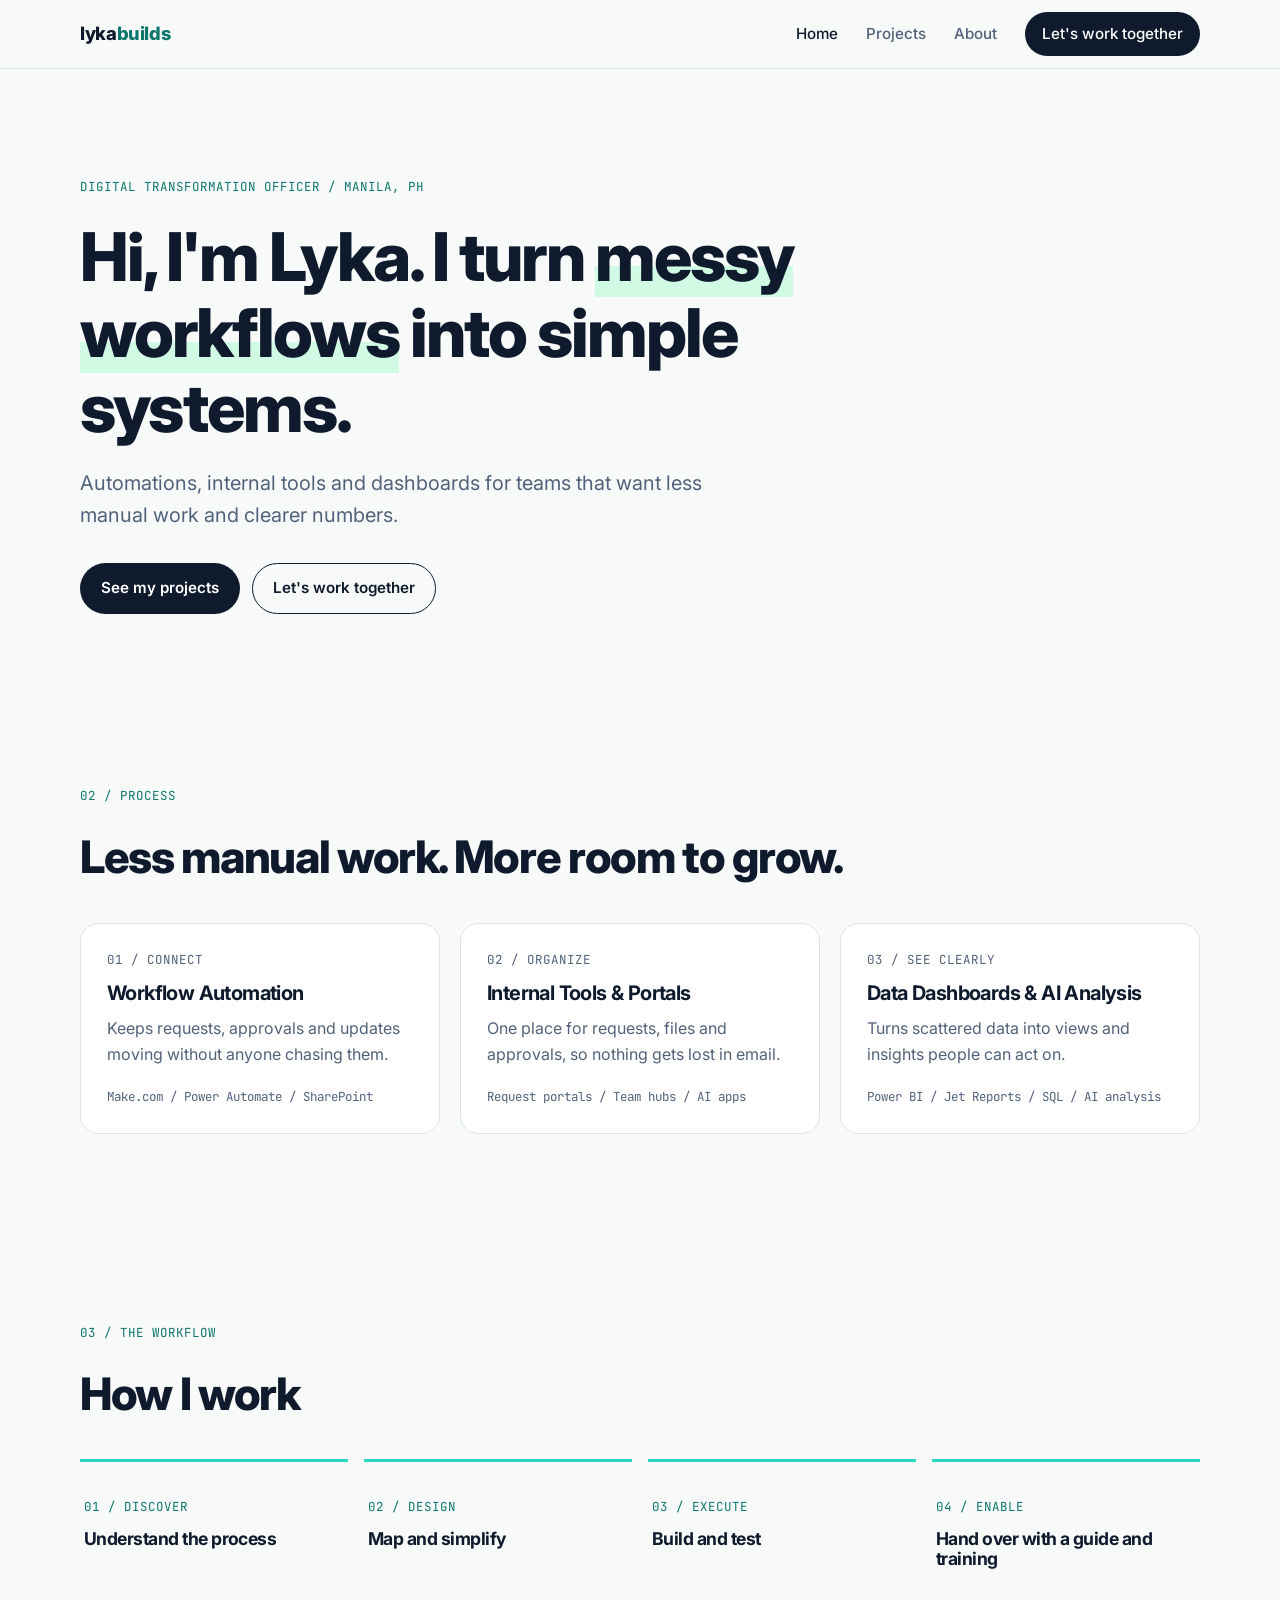
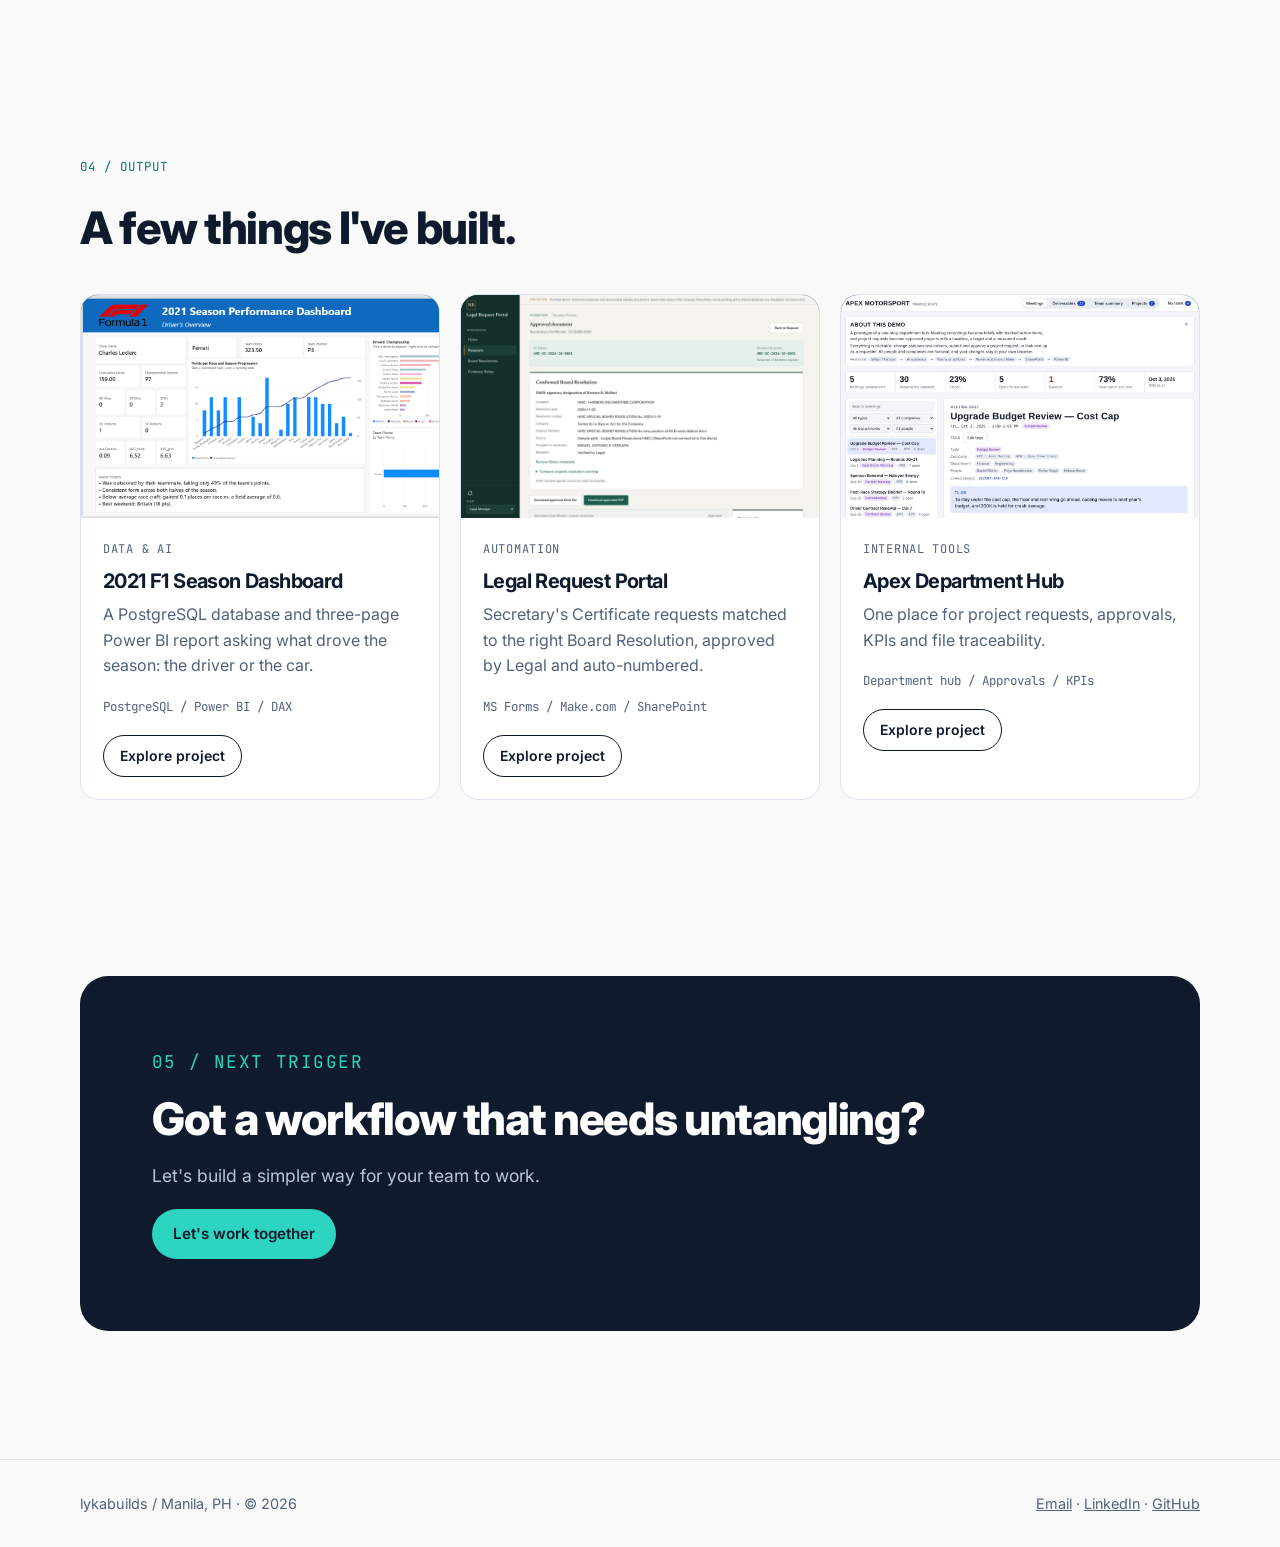
<file: index.html>
<!doctype html>
<html lang="en">
<head>
  <meta charset="utf-8">
  <meta name="viewport" content="width=device-width, initial-scale=1">
  <title>Lyka Ganotisi | lykabuilds — Automation & Internal Tools</title>
  <meta name="description" content="Lyka Ganotisi is a Digital Transformation Officer in Manila who builds workflow automations, internal tools, dashboards and AI-powered apps for small and mid-sized businesses.">
  <link rel="preconnect" href="https://fonts.googleapis.com">
  <link rel="preconnect" href="https://fonts.gstatic.com" crossorigin>
  <link href="https://fonts.googleapis.com/css2?family=Inter:wght@400;500;600;700;800&family=JetBrains+Mono:wght@500&display=swap" rel="stylesheet">
  <link rel="stylesheet" href="styles.css">
  <!-- Google Analytics 4: replace G-M146N4XSVK with your Measurement ID -->
  <script async src="https://www.googletagmanager.com/gtag/js?id=G-M146N4XSVK"></script>
  <script>window.dataLayer=window.dataLayer||[];function gtag(){dataLayer.push(arguments);}gtag('js',new Date());gtag('config','G-M146N4XSVK');</script>
</head>
<body>
  <header class="site-header">
    <nav class="nav wrap">
      <a class="logo" href="index.html">lyka<span>builds</span></a>
      <button class="menu-toggle" aria-expanded="false" aria-label="Open menu">Menu</button>
      <div class="nav-links">
        <a href="index.html" aria-current="page">Home</a>
        <a href="projects.html">Projects</a>
        <a href="about.html">About</a>
        <a class="btn btn-primary btn-small" href="about.html#contact">Let's work together</a>
      </div>
    </nav>
  </header>

  <main>
    <section class="hero">
      <div class="wrap">
        <p class="label eyebrow">Digital Transformation Officer / Manila, PH</p>
        <h1>Hi, I'm Lyka. I turn <span class="highlight">messy workflows</span> into simple systems.</h1>
        <p class="lead">Automations, internal tools and dashboards for teams that want less manual work and clearer numbers.</p>
        <div class="btn-row">
          <a class="btn btn-primary" href="projects.html">See my projects</a>
          <a class="btn btn-ghost" href="about.html#contact">Let's work together</a>
        </div>
      </div>
    </section>

    <section>
      <div class="wrap">
        <div class="section-head">
          <p class="label">02 / Process</p>
          <h2>Less manual work. More room to grow.</h2>
        </div>
        <div class="grid-3">
          <article class="card">
            <p class="label">01 / Connect</p>
            <h3>Workflow Automation</h3>
            <p>Keeps requests, approvals and updates moving without anyone chasing them.</p>
            <p class="tools">Make.com / Power Automate / SharePoint</p>
          </article>
          <article class="card">
            <p class="label">02 / Organize</p>
            <h3>Internal Tools &amp; Portals</h3>
            <p>One place for requests, files and approvals, so nothing gets lost in email.</p>
            <p class="tools">Request portals / Team hubs / AI apps</p>
          </article>
          <article class="card">
            <p class="label">03 / See clearly</p>
            <h3>Data Dashboards &amp; AI Analysis</h3>
            <p>Turns scattered data into views and insights people can act on.</p>
            <p class="tools">Power BI / Jet Reports / SQL / AI analysis</p>
          </article>
        </div>
      </div>
    </section>

    <section>
      <div class="wrap">
        <div class="section-head">
          <p class="label">03 / The workflow</p>
          <h2>How I work</h2>
        </div>
        <div class="grid-4">
          <div class="step"><p class="label">01 / Discover</p><h3>Understand the process</h3></div>
          <div class="step"><p class="label">02 / Design</p><h3>Map and simplify</h3></div>
          <div class="step"><p class="label">03 / Execute</p><h3>Build and test</h3></div>
          <div class="step"><p class="label">04 / Enable</p><h3>Hand over with a guide and training</h3></div>
        </div>
      </div>
    </section>

    <section>
      <div class="wrap">
        <div class="section-head">
          <p class="label">04 / Output</p>
          <h2>A few things I've built.</h2>
        </div>
        <div class="grid-3">
          <article class="project">
            <div class="preview"><img src="assets/f1/01-season-overview.png" alt="2021 F1 dashboard season overview page"></div>
            <div class="project-body">
              <p class="cat">Data &amp; AI</p>
              <h3>2021 F1 Season Dashboard</h3>
              <p>A PostgreSQL database and three-page Power BI report asking what drove the season: the driver or the car.</p>
              <p class="tools">PostgreSQL / Power BI / DAX</p>
              <a class="btn btn-ghost btn-small" href="projects/f1-2021.html">Explore project</a>
            </div>
          </article>
          <article class="project">
            <div class="preview"><img src="assets/projects/northbridge-legal.jpg" alt="Northbridge Legal Request Portal showing an approved certificate with its SC number" loading="lazy"></div>
            <div class="project-body">
              <p class="cat">Automation</p>
              <h3>Legal Request Portal</h3>
              <p>Secretary's Certificate requests matched to the right Board Resolution, approved by Legal and auto-numbered.</p>
              <p class="tools">MS Forms / Make.com / SharePoint</p>
              <a class="btn btn-ghost btn-small" href="projects.html">Explore project</a>
            </div>
          </article>
          <article class="project">
            <div class="preview"><img src="assets/projects/apex-hub.jpg" alt="Apex Department Hub demo showing meeting briefs and tracked deliverables" loading="lazy"></div>
            <div class="project-body">
              <p class="cat">Internal Tools</p>
              <h3>Apex Department Hub</h3>
              <p>One place for project requests, approvals, KPIs and file traceability.</p>
              <p class="tools">Department hub / Approvals / KPIs</p>
              <a class="btn btn-ghost btn-small" href="projects.html">Explore project</a>
            </div>
          </article>
        </div>
      </div>
    </section>

    <section>
      <div class="wrap">
        <div class="cta">
          <p class="label">05 / Next trigger</p>
          <h2>Got a workflow that needs untangling?</h2>
          <p>Let's build a simpler way for your team to work.</p>
          <a class="btn btn-primary" href="about.html#contact">Let's work together</a>
        </div>
      </div>
    </section>
  </main>

  <footer class="site-footer">
    <div class="wrap footer-row">
      <span>lykabuilds / Manila, PH · © <span id="year"></span></span>
      <span><a href="mailto:lganotisi38@gmail.com">Email</a> · <a href="https://www.linkedin.com/in/lykaganotisi/" target="_blank" rel="noopener">LinkedIn</a> · <a href="https://github.com/lykabuilds">GitHub</a></span>
    </div>
  </footer>
  <script src="script.js"></script>
</body>
</html>
</file>
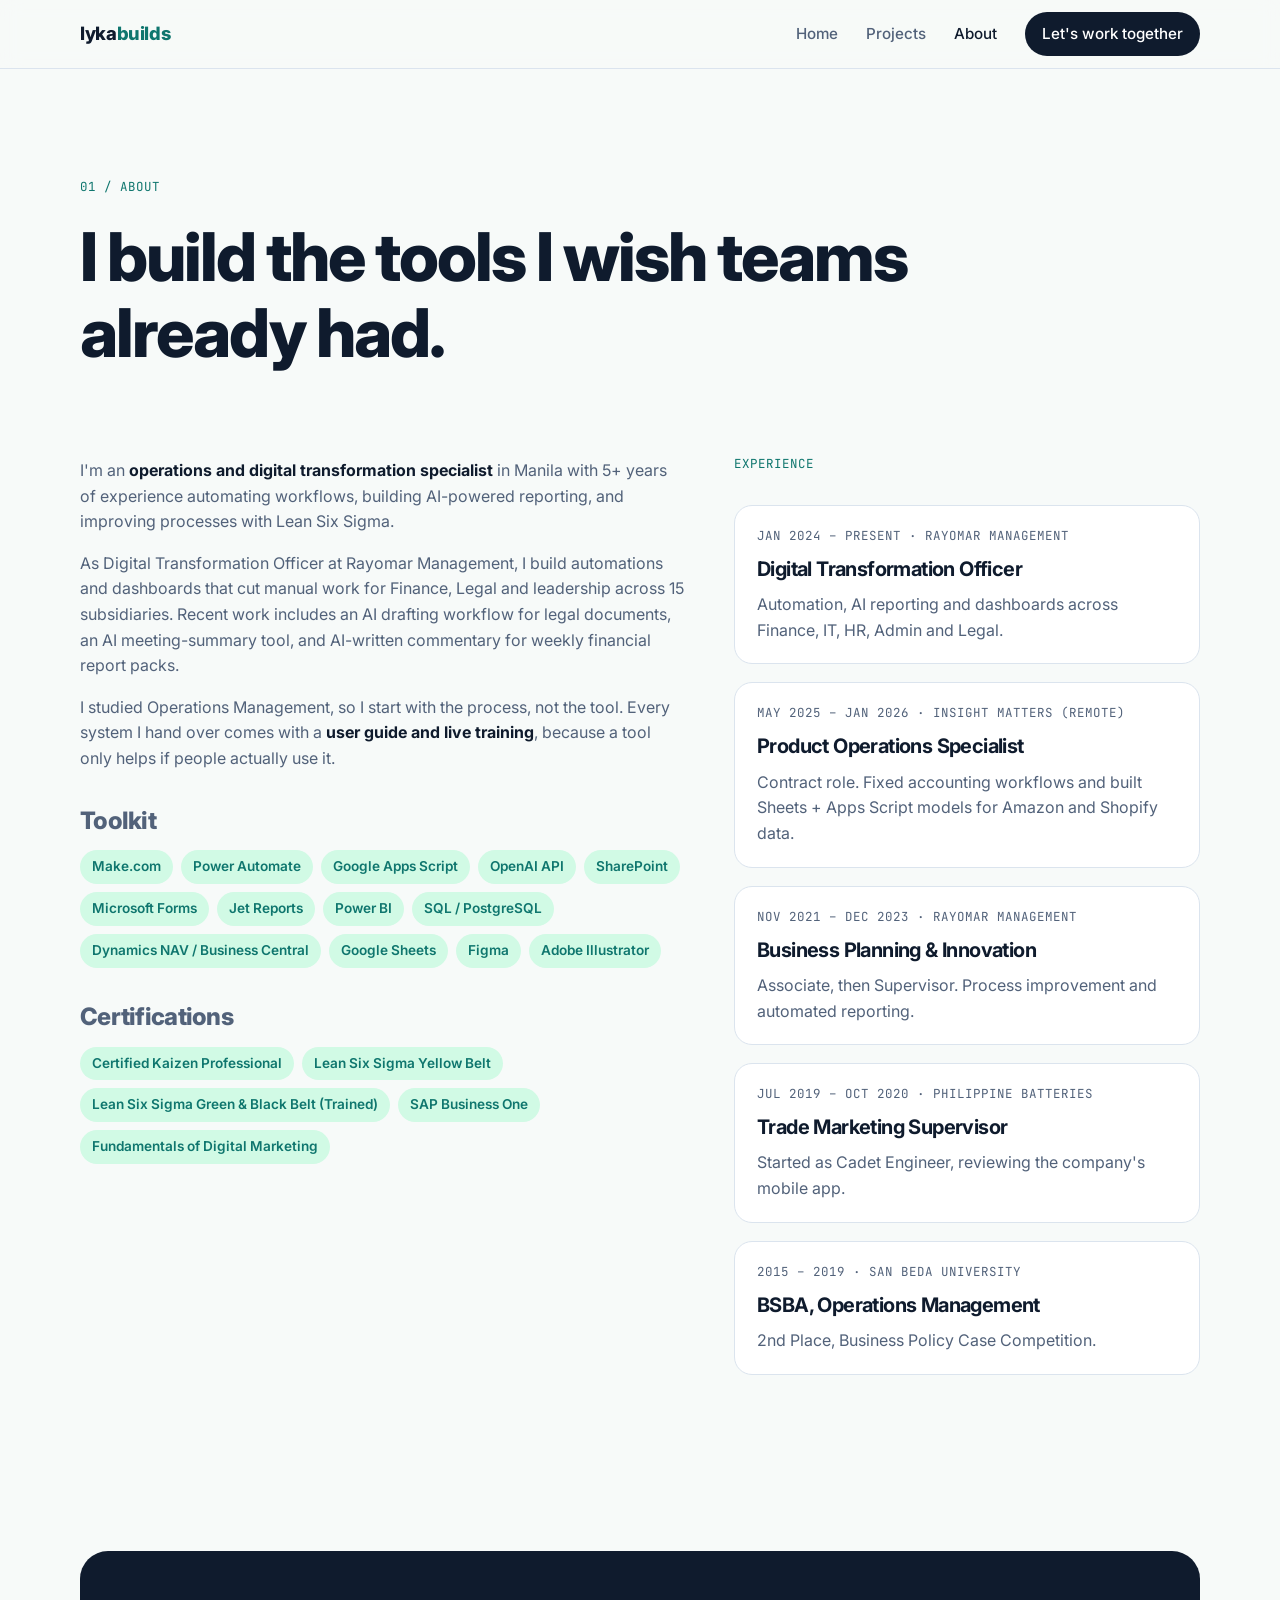
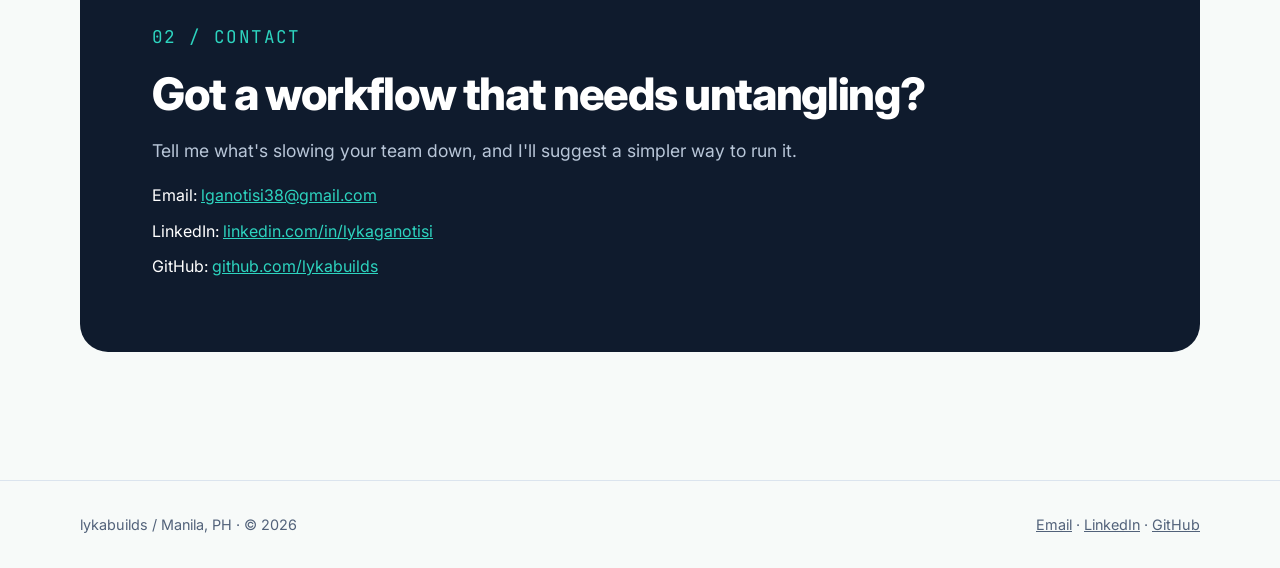
<file: about.html>
<!doctype html>
<html lang="en">
<head>
  <meta charset="utf-8">
  <meta name="viewport" content="width=device-width, initial-scale=1">
  <title>About | lykabuilds</title>
  <meta name="description" content="About Lyka Ganotisi, Digital Transformation Officer in Manila.">
  <link rel="preconnect" href="https://fonts.googleapis.com">
  <link rel="preconnect" href="https://fonts.gstatic.com" crossorigin>
  <link href="https://fonts.googleapis.com/css2?family=Inter:wght@400;500;600;700;800&family=JetBrains+Mono:wght@500&display=swap" rel="stylesheet">
  <link rel="stylesheet" href="styles.css">
  <!-- Google Analytics 4: replace G-M146N4XSVK with your Measurement ID -->
  <script async src="https://www.googletagmanager.com/gtag/js?id=G-M146N4XSVK"></script>
  <script>window.dataLayer=window.dataLayer||[];function gtag(){dataLayer.push(arguments);}gtag('js',new Date());gtag('config','G-M146N4XSVK');</script>
</head>
<body>
  <header class="site-header">
    <nav class="nav wrap">
      <a class="logo" href="index.html">lyka<span>builds</span></a>
      <button class="menu-toggle" aria-expanded="false" aria-label="Open menu">Menu</button>
      <div class="nav-links">
        <a href="index.html">Home</a>
        <a href="projects.html">Projects</a>
        <a href="about.html" aria-current="page">About</a>
        <a class="btn btn-primary btn-small" href="#contact">Let's work together</a>
      </div>
    </nav>
  </header>

  <main>
    <section class="hero">
      <div class="wrap">
        <p class="label eyebrow">01 / About</p>
        <h1>I build the tools I wish teams already had.</h1>
      </div>
    </section>

    <section style="padding-top:0">
      <div class="wrap about-grid">
        <div class="prose" style="max-width:none">
          <p>I'm an <strong>operations and digital transformation specialist</strong> in Manila with 5+ years of experience automating workflows, building AI-powered reporting, and improving processes with Lean Six Sigma.</p>
          <p>As Digital Transformation Officer at Rayomar Management, I build automations and dashboards that cut manual work for Finance, Legal and leadership across 15 subsidiaries. Recent work includes an AI drafting workflow for legal documents, an AI meeting-summary tool, and AI-written commentary for weekly financial report packs.</p>
          <p>I studied Operations Management, so I start with the process, not the tool. Every system I hand over comes with a <strong>user guide and live training</strong>, because a tool only helps if people actually use it.</p>

          <h2 style="font-size:1.5rem;margin:36px 0 16px">Toolkit</h2>
          <div class="chips">
            <span class="chip">Make.com</span><span class="chip">Power Automate</span><span class="chip">Google Apps Script</span>
            <span class="chip">OpenAI API</span><span class="chip">SharePoint</span><span class="chip">Microsoft Forms</span>
            <span class="chip">Jet Reports</span><span class="chip">Power BI</span><span class="chip">SQL / PostgreSQL</span>
            <span class="chip">Dynamics NAV / Business Central</span><span class="chip">Google Sheets</span>
            <span class="chip">Figma</span><span class="chip">Adobe Illustrator</span>
          </div>

          <h2 style="font-size:1.5rem;margin:36px 0 16px">Certifications</h2>
          <div class="chips">
            <span class="chip">Certified Kaizen Professional</span><span class="chip">Lean Six Sigma Yellow Belt</span>
            <span class="chip">Lean Six Sigma Green &amp; Black Belt (Trained)</span><span class="chip">SAP Business One</span>
            <span class="chip">Fundamentals of Digital Marketing</span>
          </div>
        </div>

        <div class="timeline">
          <p class="label">Experience</p>
          <div class="card">
            <p class="label">Jan 2024 – Present · Rayomar Management</p>
            <h3>Digital Transformation Officer</h3>
            <p>Automation, AI reporting and dashboards across Finance, IT, HR, Admin and Legal.</p>
          </div>
          <div class="card">
            <p class="label">May 2025 – Jan 2026 · Insight Matters (remote)</p>
            <h3>Product Operations Specialist</h3>
            <p>Contract role. Fixed accounting workflows and built Sheets + Apps Script models for Amazon and Shopify data.</p>
          </div>
          <div class="card">
            <p class="label">Nov 2021 – Dec 2023 · Rayomar Management</p>
            <h3>Business Planning &amp; Innovation</h3>
            <p>Associate, then Supervisor. Process improvement and automated reporting.</p>
          </div>
          <div class="card">
            <p class="label">Jul 2019 – Oct 2020 · Philippine Batteries</p>
            <h3>Trade Marketing Supervisor</h3>
            <p>Started as Cadet Engineer, reviewing the company's mobile app.</p>
          </div>
          <div class="card">
            <p class="label">2015 – 2019 · San Beda University</p>
            <h3>BSBA, Operations Management</h3>
            <p>2nd Place, Business Policy Case Competition.</p>
          </div>
        </div>
      </div>
    </section>

    <section id="contact">
      <div class="wrap">
        <div class="cta">
          <p class="label">02 / Contact</p>
          <h2>Got a workflow that needs untangling?</h2>
          <p>Tell me what's slowing your team down, and I'll suggest a simpler way to run it.</p>
          <ul class="contact-list">
            <li>Email: <a href="mailto:lganotisi38@gmail.com">lganotisi38@gmail.com</a></li>
            <li>LinkedIn: <a href="https://www.linkedin.com/in/lykaganotisi/" target="_blank" rel="noopener">linkedin.com/in/lykaganotisi</a></li>
            <li>GitHub: <a href="https://github.com/lykabuilds">github.com/lykabuilds</a></li>
          </ul>
        </div>
      </div>
    </section>
  </main>

  <footer class="site-footer">
    <div class="wrap footer-row">
      <span>lykabuilds / Manila, PH · © <span id="year"></span></span>
      <span><a href="mailto:lganotisi38@gmail.com">Email</a> · <a href="https://www.linkedin.com/in/lykaganotisi/" target="_blank" rel="noopener">LinkedIn</a> · <a href="https://github.com/lykabuilds">GitHub</a></span>
    </div>
  </footer>
  <script src="script.js"></script>
</body>
</html>
</file>
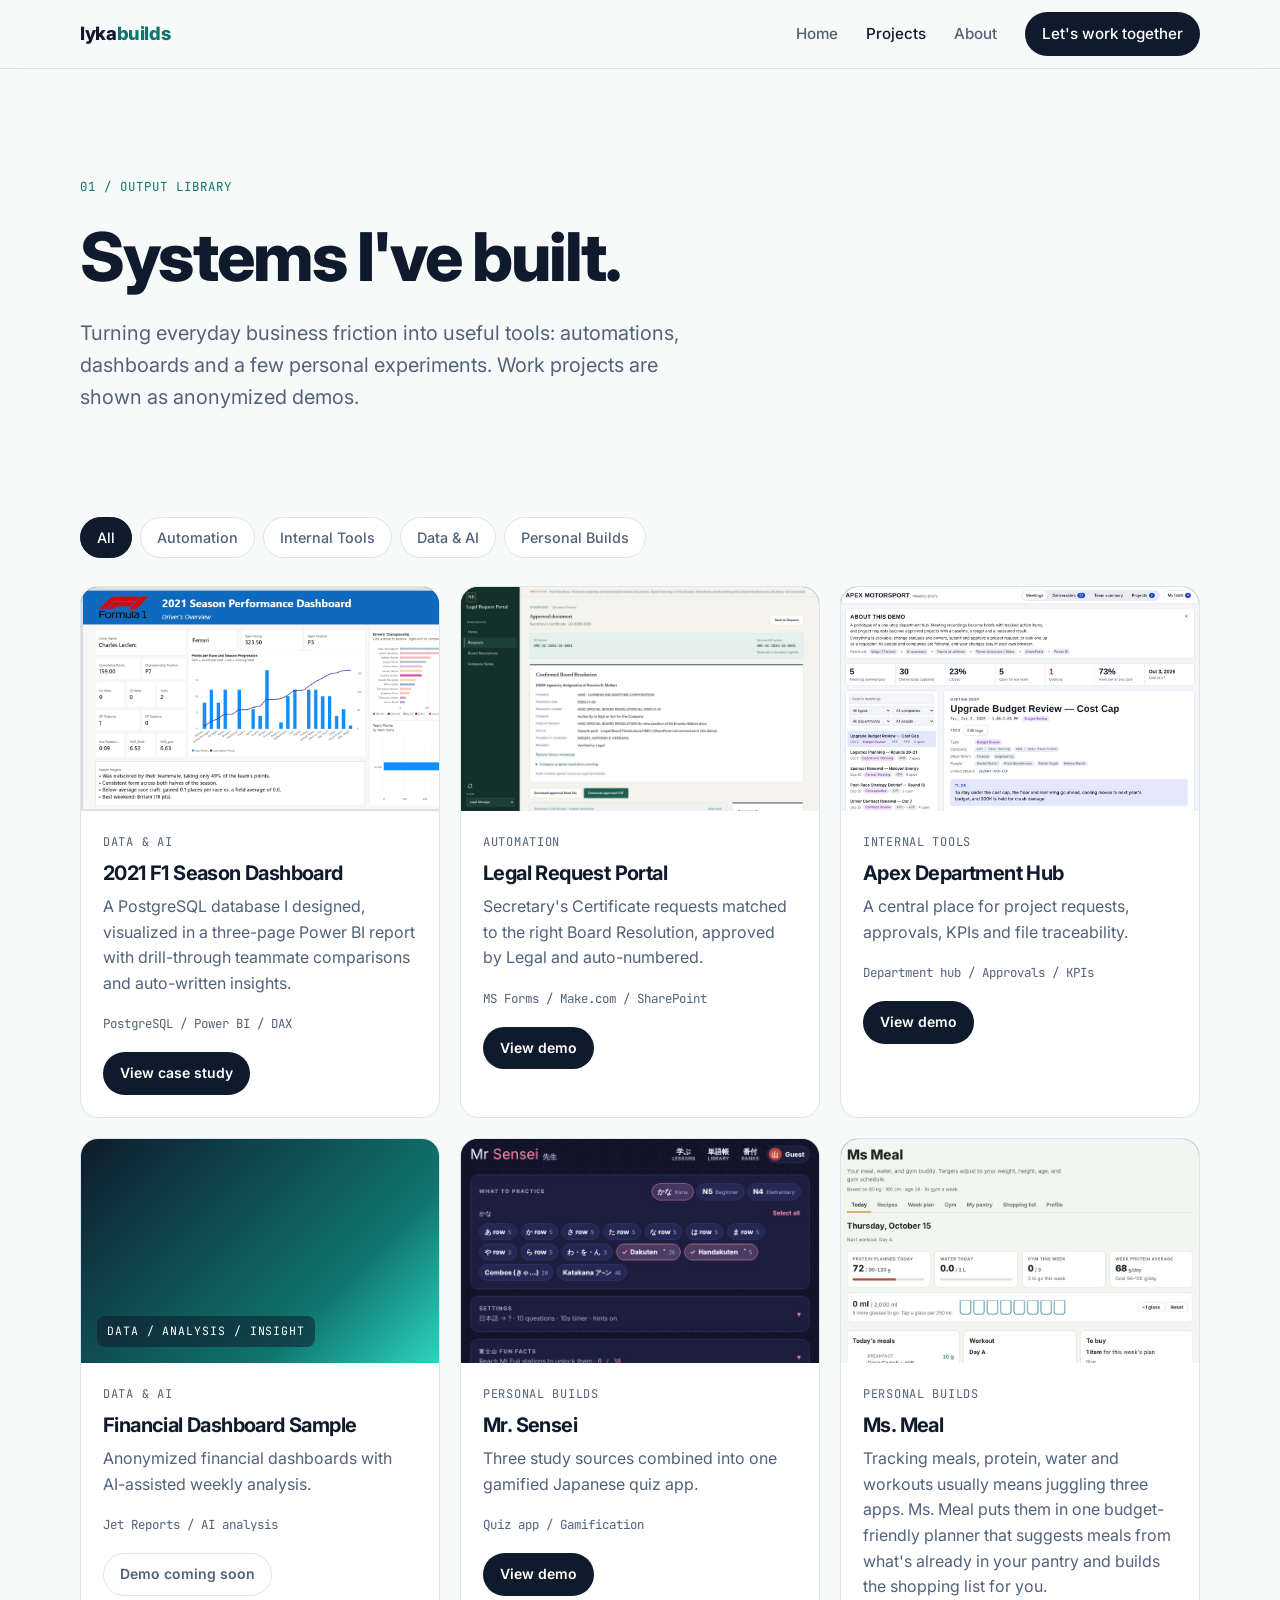
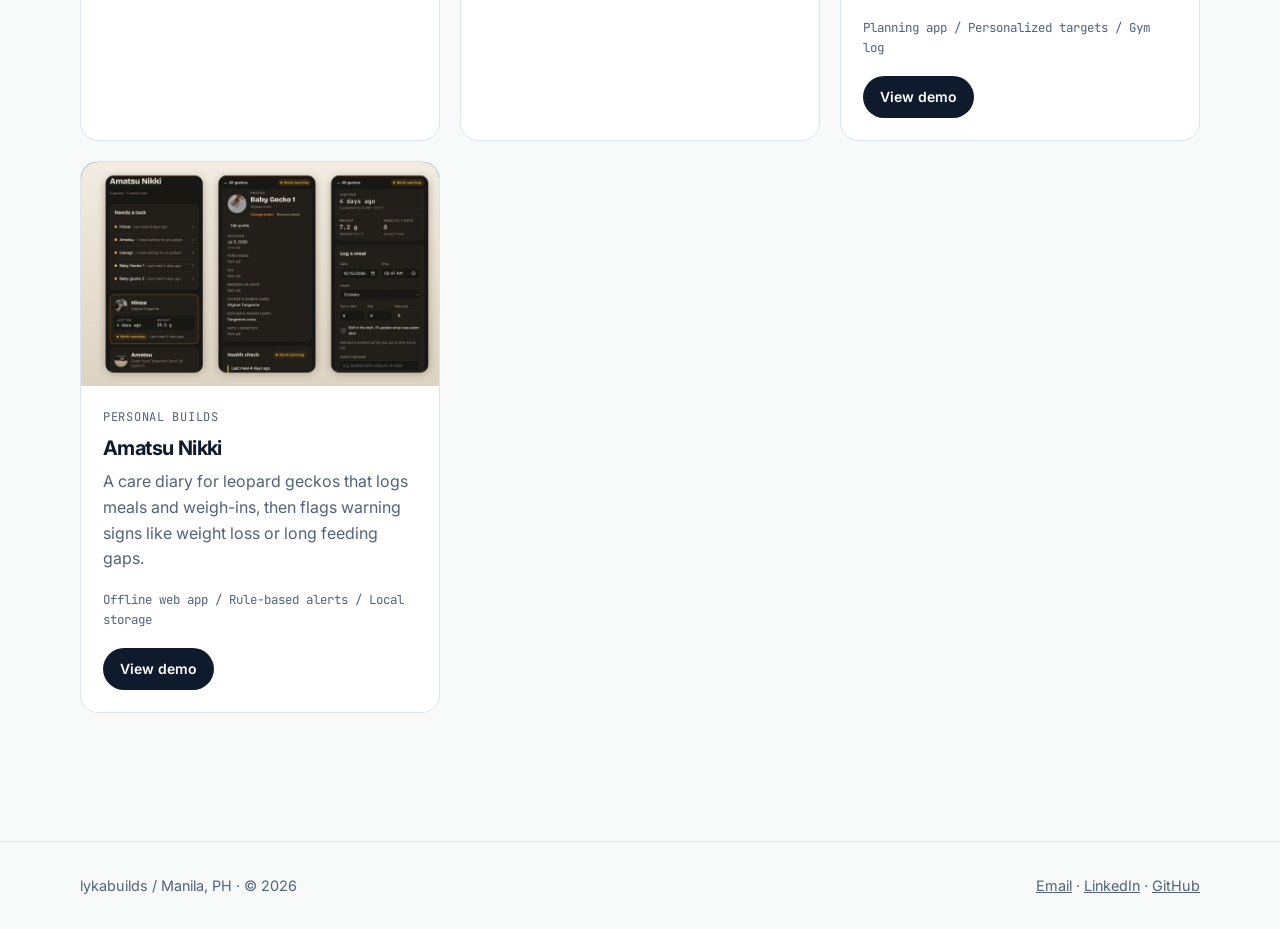
<file: projects.html>
<!doctype html>
<html lang="en">
<head>
  <meta charset="utf-8">
  <meta name="viewport" content="width=device-width, initial-scale=1">
  <title>Projects | lykabuilds</title>
  <meta name="description" content="Automations, internal tools, dashboards and personal builds by Lyka Ganotisi.">
  <link rel="preconnect" href="https://fonts.googleapis.com">
  <link rel="preconnect" href="https://fonts.gstatic.com" crossorigin>
  <link href="https://fonts.googleapis.com/css2?family=Inter:wght@400;500;600;700;800&family=JetBrains+Mono:wght@500&display=swap" rel="stylesheet">
  <link rel="stylesheet" href="styles.css">
  <!-- Google Analytics 4: replace G-M146N4XSVK with your Measurement ID -->
  <script async src="https://www.googletagmanager.com/gtag/js?id=G-M146N4XSVK"></script>
  <script>window.dataLayer=window.dataLayer||[];function gtag(){dataLayer.push(arguments);}gtag('js',new Date());gtag('config','G-M146N4XSVK');</script>
</head>
<body>
  <header class="site-header">
    <nav class="nav wrap">
      <a class="logo" href="index.html">lyka<span>builds</span></a>
      <button class="menu-toggle" aria-expanded="false" aria-label="Open menu">Menu</button>
      <div class="nav-links">
        <a href="index.html">Home</a>
        <a href="projects.html" aria-current="page">Projects</a>
        <a href="about.html">About</a>
        <a class="btn btn-primary btn-small" href="about.html#contact">Let's work together</a>
      </div>
    </nav>
  </header>

  <main>
    <section class="hero">
      <div class="wrap">
        <p class="label eyebrow">01 / Output library</p>
        <h1>Systems I've built.</h1>
        <p class="lead">Turning everyday business friction into useful tools: automations, dashboards and a few personal experiments. Work projects are shown as anonymized demos.</p>
      </div>
    </section>

    <section style="padding-top:0">
      <div class="wrap">
        <div class="filters" role="tablist" aria-label="Filter projects">
          <button class="filter active" data-filter="all">All</button>
          <button class="filter" data-filter="automation">Automation</button>
          <button class="filter" data-filter="tools">Internal Tools</button>
          <button class="filter" data-filter="data">Data &amp; AI</button>
          <button class="filter" data-filter="personal">Personal Builds</button>
        </div>

        <div class="grid-3">
          <article class="project" data-cat="data">
            <div class="preview"><img src="assets/f1/01-season-overview.png" alt="2021 F1 dashboard season overview page"></div>
            <div class="project-body">
              <p class="cat">Data &amp; AI</p>
              <h3>2021 F1 Season Dashboard</h3>
              <p>A PostgreSQL database I designed, visualized in a three-page Power BI report with drill-through teammate comparisons and auto-written insights.</p>
              <p class="tools">PostgreSQL / Power BI / DAX</p>
              <a class="btn btn-primary btn-small" href="projects/f1-2021.html">View case study</a>
            </div>
          </article>

          <article class="project" data-cat="automation">
            <div class="preview"><img src="assets/projects/northbridge-legal.jpg" alt="Northbridge Legal Request Portal showing an approved certificate with its SC number" loading="lazy"></div>
            <div class="project-body">
              <p class="cat">Automation</p>
              <h3>Legal Request Portal</h3>
              <p>Secretary's Certificate requests matched to the right Board Resolution, approved by Legal and auto-numbered.</p>
              <p class="tools">MS Forms / Make.com / SharePoint</p>
              <a class="btn btn-primary btn-small" href="https://lykabuilds.github.io/northbridge_doc_portal/" target="_blank" rel="noopener">View demo</a>
            </div>
          </article>

          <article class="project" data-cat="tools">
            <div class="preview"><img src="assets/projects/apex-hub.jpg" alt="Apex Department Hub demo showing meeting briefs and tracked deliverables" loading="lazy"></div>
            <div class="project-body">
              <p class="cat">Internal Tools</p>
              <h3>Apex Department Hub</h3>
              <p>A central place for project requests, approvals, KPIs and file traceability.</p>
              <p class="tools">Department hub / Approvals / KPIs</p>
              <a class="btn btn-primary btn-small" href="https://lykabuilds.github.io/apex-meeting-hub/" target="_blank" rel="noopener">View demo</a>
            </div>
          </article>

          <article class="project" data-cat="data">
            <div class="preview"><span class="strip">DATA / ANALYSIS / INSIGHT</span></div>
            <div class="project-body">
              <p class="cat">Data &amp; AI</p>
              <h3>Financial Dashboard Sample</h3>
              <p>Anonymized financial dashboards with AI-assisted weekly analysis.</p>
              <p class="tools">Jet Reports / AI analysis</p>
              <span class="btn btn-disabled btn-small">Demo coming soon</span>
            </div>
          </article>

          <article class="project" data-cat="personal">
            <div class="preview"><img src="assets/projects/mr-sensei.jpg" alt="Mr. Sensei Japanese quiz app lesson picker" loading="lazy"></div>
            <div class="project-body">
              <p class="cat">Personal Builds</p>
              <h3>Mr. Sensei</h3>
              <p>Three study sources combined into one gamified Japanese quiz app.</p>
              <p class="tools">Quiz app / Gamification</p>
              <a class="btn btn-primary btn-small" href="https://lykabuilds.github.io/mr_sensei/" target="_blank" rel="noopener">View demo</a>
            </div>
          </article>

          <article class="project" data-cat="personal">
            <div class="preview"><img src="assets/projects/ms-meal.jpg" alt="Ms Meal Today dashboard with protein, water, meals and workout" loading="lazy"></div>
            <div class="project-body">
              <p class="cat">Personal Builds</p>
              <h3>Ms. Meal</h3>
              <p>Tracking meals, protein, water and workouts usually means juggling three apps. Ms. Meal puts them in one budget-friendly planner that suggests meals from what's already in your pantry and builds the shopping list for you.</p>
              <p class="tools">Planning app / Personalized targets / Gym log</p>
              <a class="btn btn-primary btn-small" href="https://lykabuilds.github.io/ms.meal/" target="_blank" rel="noopener">View demo</a>
            </div>
          </article>

          <article class="project" data-cat="personal">
            <div class="preview"><img src="assets/projects/amatsu-nikki.jpg" alt="Amatsu Nikki on a phone: geckos needing a look, a gecko profile, and the meal log" loading="lazy"></div>
            <div class="project-body">
              <p class="cat">Personal Builds</p>
              <h3>Amatsu Nikki</h3>
              <p>A care diary for leopard geckos that logs meals and weigh-ins, then flags warning signs like weight loss or long feeding gaps.</p>
              <p class="tools">Offline web app / Rule-based alerts / Local storage</p>
              <a class="btn btn-primary btn-small" href="https://lykabuilds.github.io/amatsu_nikki/" target="_blank" rel="noopener">View demo</a>
            </div>
          </article>
        </div>
      </div>
    </section>
  </main>

  <footer class="site-footer">
    <div class="wrap footer-row">
      <span>lykabuilds / Manila, PH · © <span id="year"></span></span>
      <span><a href="mailto:lganotisi38@gmail.com">Email</a> · <a href="https://www.linkedin.com/in/lykaganotisi/" target="_blank" rel="noopener">LinkedIn</a> · <a href="https://github.com/lykabuilds">GitHub</a></span>
    </div>
  </footer>
  <script src="script.js"></script>
</body>
</html>
</file>
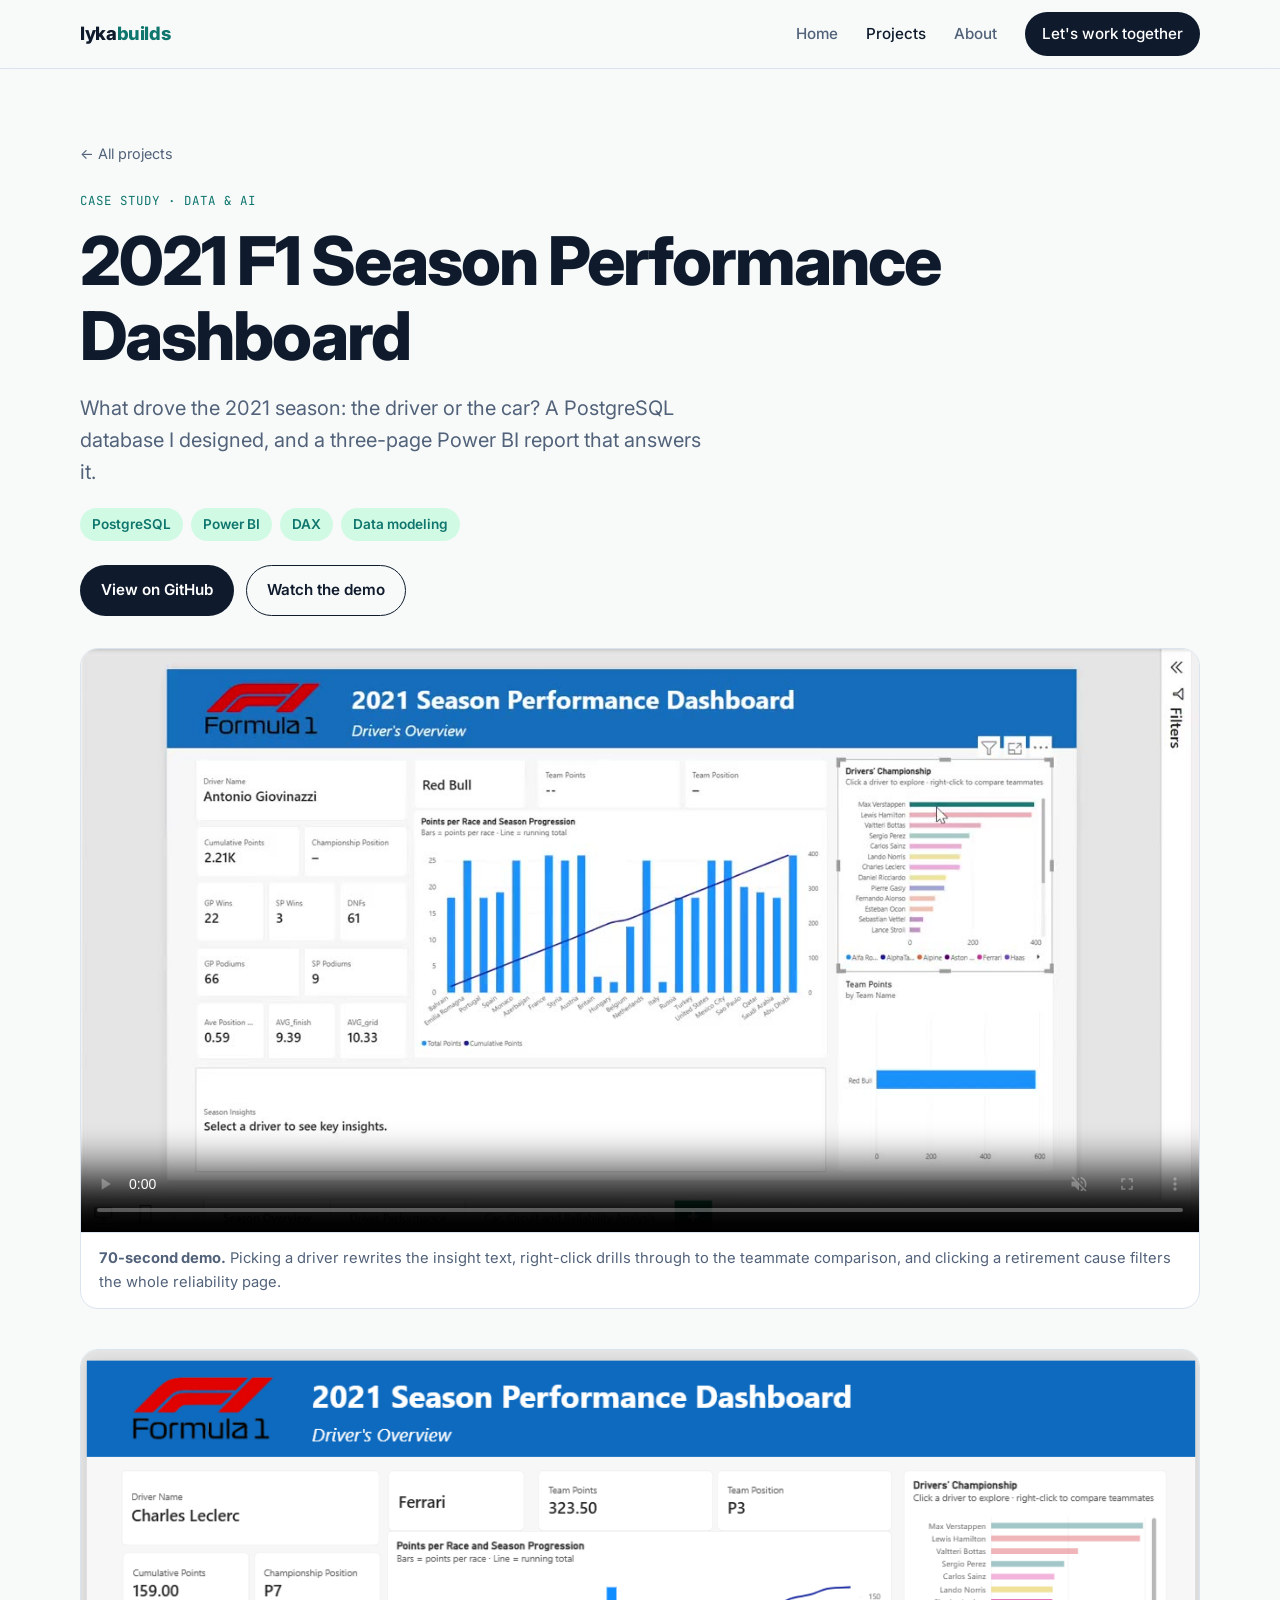
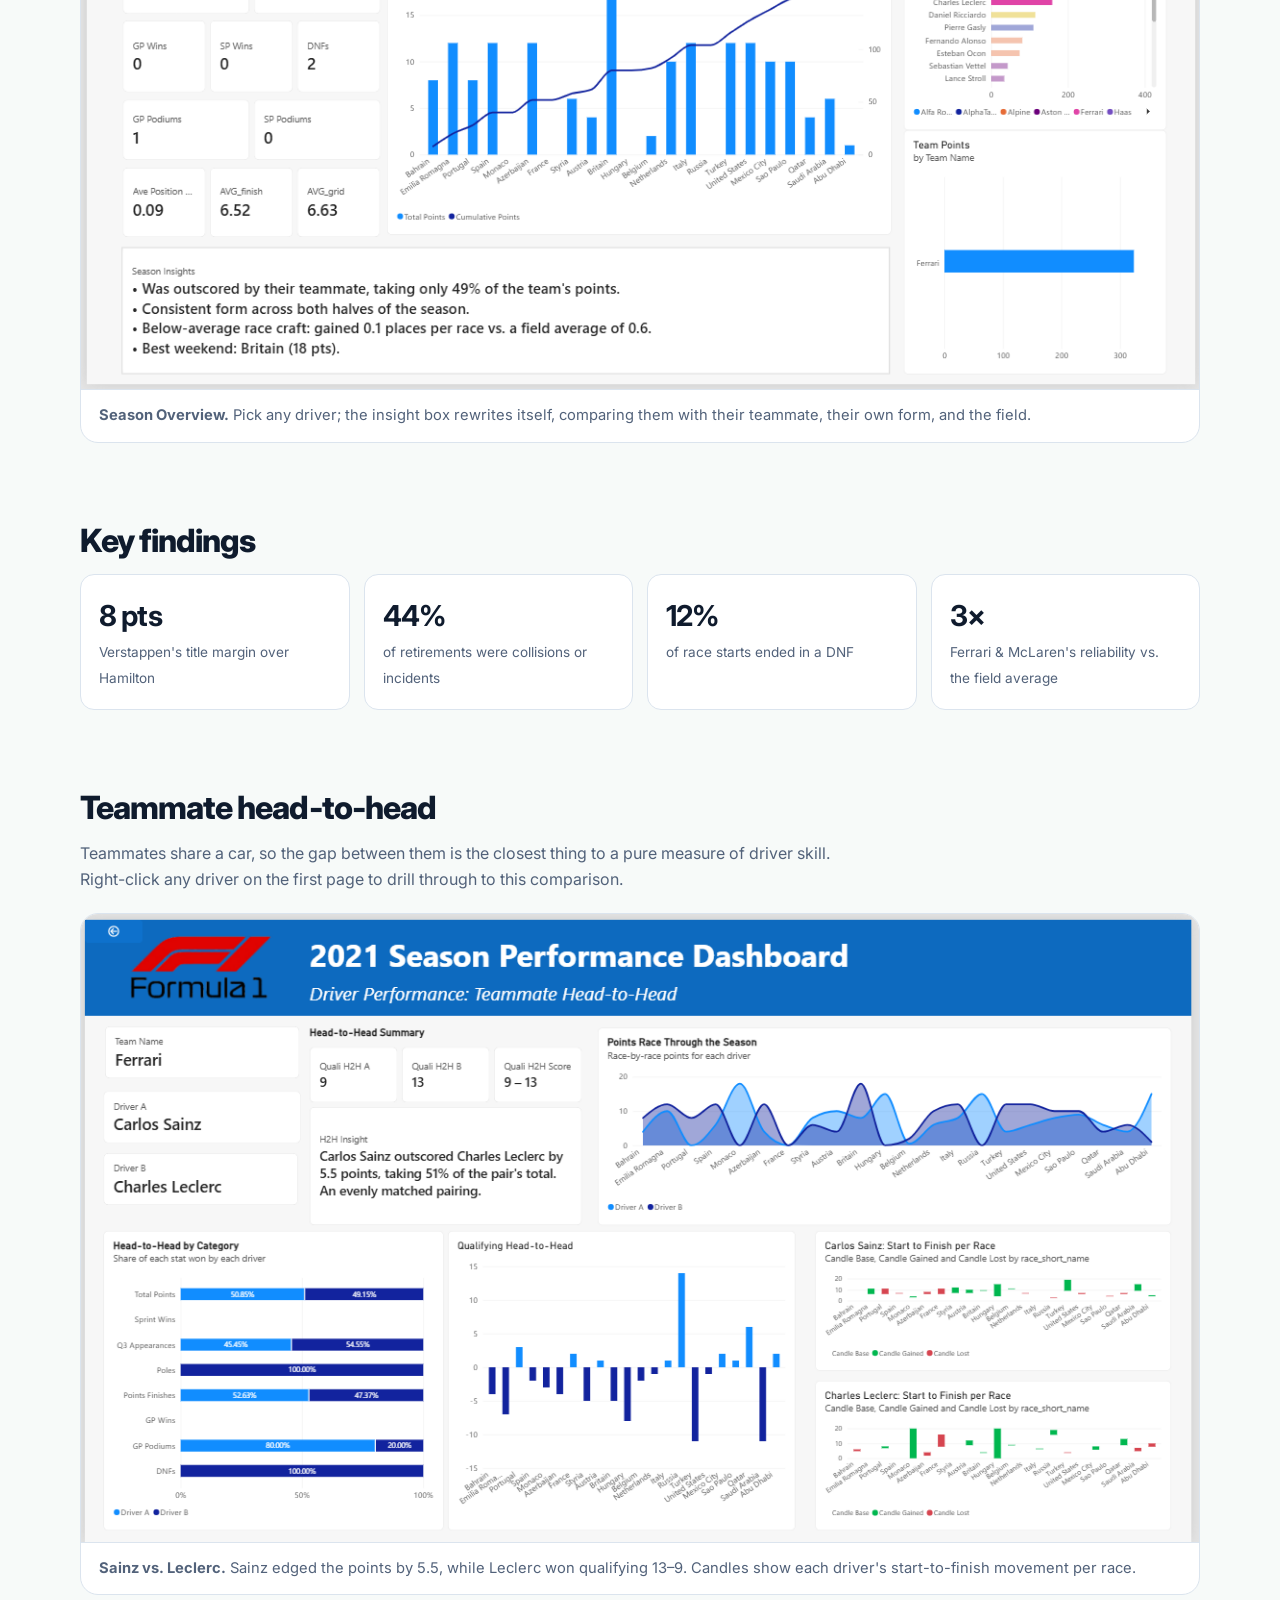
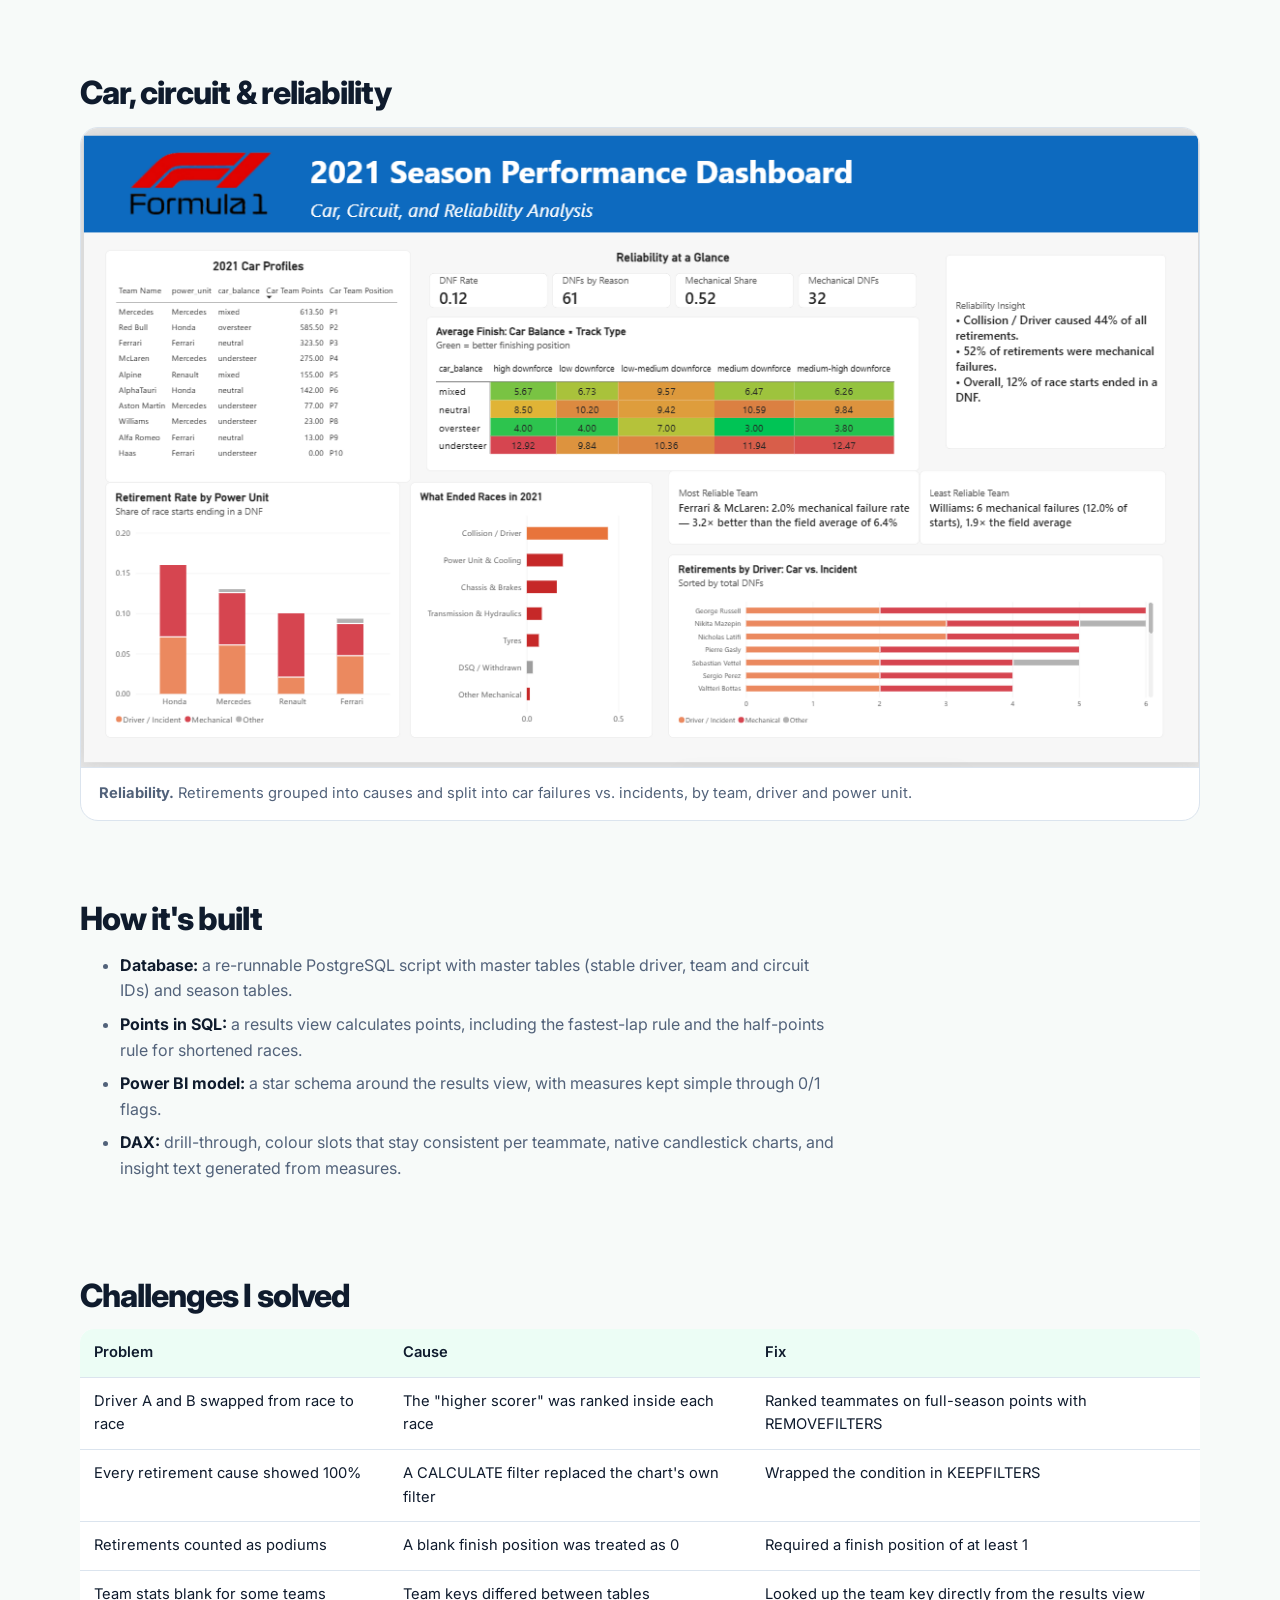
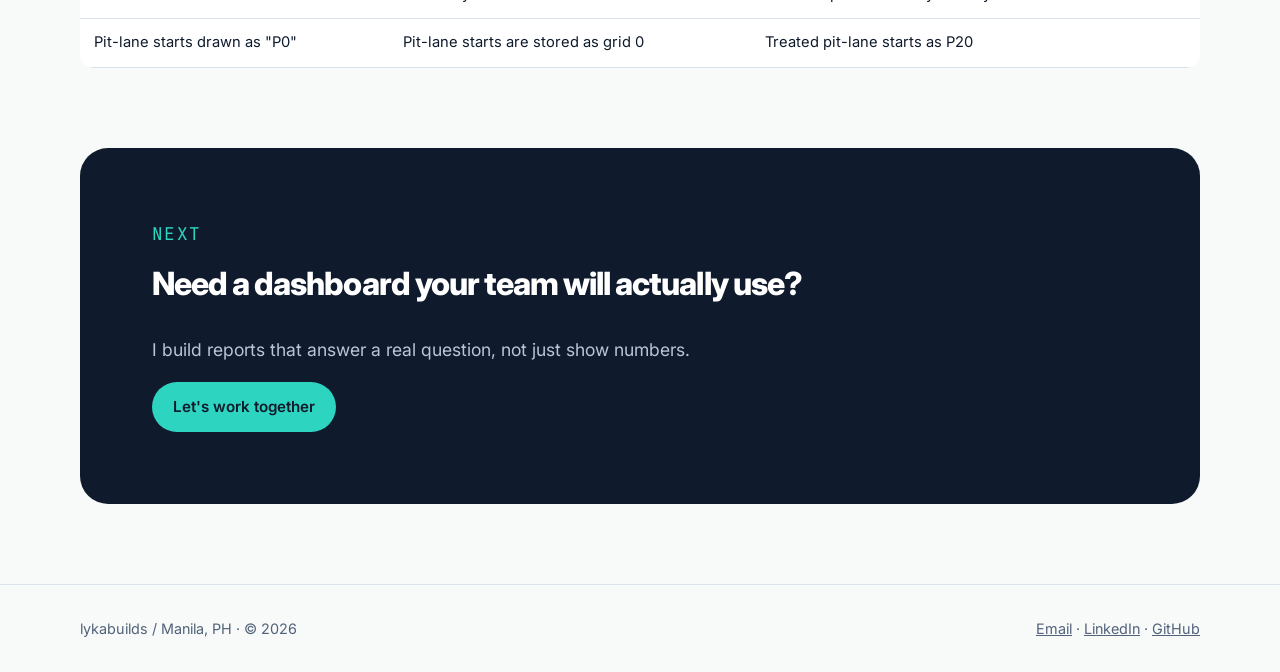
<file: projects/f1-2021.html>
<!doctype html>
<html lang="en">
<head>
  <meta charset="utf-8">
  <meta name="viewport" content="width=device-width, initial-scale=1">
  <title>2021 F1 Season Dashboard | lykabuilds</title>
  <meta name="description" content="Case study: a PostgreSQL database and Power BI report on the 2021 Formula 1 season.">
  <link rel="preconnect" href="https://fonts.googleapis.com">
  <link rel="preconnect" href="https://fonts.gstatic.com" crossorigin>
  <link href="https://fonts.googleapis.com/css2?family=Inter:wght@400;500;600;700;800&family=JetBrains+Mono:wght@500&display=swap" rel="stylesheet">
  <link rel="stylesheet" href="../styles.css">
  <!-- Google Analytics 4: replace G-M146N4XSVK with your Measurement ID -->
  <script async src="https://www.googletagmanager.com/gtag/js?id=G-M146N4XSVK"></script>
  <script>window.dataLayer=window.dataLayer||[];function gtag(){dataLayer.push(arguments);}gtag('js',new Date());gtag('config','G-M146N4XSVK');</script>
</head>
<body>
  <header class="site-header">
    <nav class="nav wrap">
      <a class="logo" href="../index.html">lyka<span>builds</span></a>
      <button class="menu-toggle" aria-expanded="false" aria-label="Open menu">Menu</button>
      <div class="nav-links">
        <a href="../index.html">Home</a>
        <a href="../projects.html" aria-current="page">Projects</a>
        <a href="../about.html">About</a>
        <a class="btn btn-primary btn-small" href="../about.html#contact">Let's work together</a>
      </div>
    </nav>
  </header>

  <main>
    <div class="wrap case-hero">
      <a class="back" href="../projects.html">← All projects</a>
      <p class="label" style="margin-top:24px">Case study · Data &amp; AI</p>
      <h1 style="margin-top:12px">2021 F1 Season Performance Dashboard</h1>
      <p class="lead" style="margin-top:18px">What drove the 2021 season: the driver or the car? A PostgreSQL database I designed, and a three-page Power BI report that answers it.</p>
      <div class="meta">
        <span class="chip">PostgreSQL</span><span class="chip">Power BI</span><span class="chip">DAX</span><span class="chip">Data modeling</span>
      </div>
      <div class="btn-row" style="margin-top:24px">
        <a class="btn btn-primary" href="https://github.com/lykabuilds" target="_blank" rel="noopener">View on GitHub</a>
        <a class="btn btn-ghost" href="#demo">Watch the demo</a>
      </div>
    </div>

    <div class="wrap" id="demo">
      <figure class="shot" style="margin:0">
        <video src="../assets/f1/demo.mp4" poster="../assets/f1/demo-poster.jpg" autoplay muted loop playsinline controls preload="metadata" style="display:block;width:100%;height:auto" aria-label="Screen recording of the dashboard being used"></video>
        <figcaption><strong>70-second demo.</strong> Picking a driver rewrites the insight text, right-click drills through to the teammate comparison, and clicking a retirement cause filters the whole reliability page.</figcaption>
      </figure>
    </div>

    <div class="wrap case-section">
      <figure class="shot" style="margin:0">
        <img src="../assets/f1/01-season-overview.png" alt="Season overview page showing Charles Leclerc's 2021 season">
        <figcaption><strong>Season Overview.</strong> Pick any driver; the insight box rewrites itself, comparing them with their teammate, their own form, and the field.</figcaption>
      </figure>
    </div>

    <div class="wrap case-section">
      <h2>Key findings</h2>
      <div class="stats">
        <div class="stat"><b>8 pts</b><span>Verstappen's title margin over Hamilton</span></div>
        <div class="stat"><b>44%</b><span>of retirements were collisions or incidents</span></div>
        <div class="stat"><b>12%</b><span>of race starts ended in a DNF</span></div>
        <div class="stat"><b>3×</b><span>Ferrari &amp; McLaren's reliability vs. the field average</span></div>
      </div>
    </div>

    <div class="wrap case-section">
      <h2>Teammate head-to-head</h2>
      <p class="prose">Teammates share a car, so the gap between them is the closest thing to a pure measure of driver skill. Right-click any driver on the first page to drill through to this comparison.</p>
      <figure class="shot" style="margin:20px 0 0">
        <img src="../assets/f1/02-teammate-h2h.png" alt="Teammate head-to-head page comparing Carlos Sainz and Charles Leclerc">
        <figcaption><strong>Sainz vs. Leclerc.</strong> Sainz edged the points by 5.5, while Leclerc won qualifying 13–9. Candles show each driver's start-to-finish movement per race.</figcaption>
      </figure>
    </div>

    <div class="wrap case-section">
      <h2>Car, circuit &amp; reliability</h2>
      <figure class="shot" style="margin:0">
        <img src="../assets/f1/03-reliability.png" alt="Reliability page with retirement causes, power unit rates and a car balance heatmap">
        <figcaption><strong>Reliability.</strong> Retirements grouped into causes and split into car failures vs. incidents, by team, driver and power unit.</figcaption>
      </figure>
    </div>

    <div class="wrap case-section">
      <h2>How it's built</h2>
      <ul class="prose">
        <li><strong>Database:</strong> a re-runnable PostgreSQL script with master tables (stable driver, team and circuit IDs) and season tables.</li>
        <li><strong>Points in SQL:</strong> a results view calculates points, including the fastest-lap rule and the half-points rule for shortened races.</li>
        <li><strong>Power BI model:</strong> a star schema around the results view, with measures kept simple through 0/1 flags.</li>
        <li><strong>DAX:</strong> drill-through, colour slots that stay consistent per teammate, native candlestick charts, and insight text generated from measures.</li>
      </ul>
    </div>

    <div class="wrap case-section">
      <h2>Challenges I solved</h2>
      <div class="table-wrap">
        <table>
          <thead><tr><th>Problem</th><th>Cause</th><th>Fix</th></tr></thead>
          <tbody>
            <tr><td>Driver A and B swapped from race to race</td><td>The "higher scorer" was ranked inside each race</td><td>Ranked teammates on full-season points with REMOVEFILTERS</td></tr>
            <tr><td>Every retirement cause showed 100%</td><td>A CALCULATE filter replaced the chart's own filter</td><td>Wrapped the condition in KEEPFILTERS</td></tr>
            <tr><td>Retirements counted as podiums</td><td>A blank finish position was treated as 0</td><td>Required a finish position of at least 1</td></tr>
            <tr><td>Team stats blank for some teams</td><td>Team keys differed between tables</td><td>Looked up the team key directly from the results view</td></tr>
            <tr><td>Pit-lane starts drawn as "P0"</td><td>Pit-lane starts are stored as grid 0</td><td>Treated pit-lane starts as P20</td></tr>
          </tbody>
        </table>
      </div>
    </div>

    <div class="wrap case-section">
      <div class="cta">
        <p class="label">Next</p>
        <h2>Need a dashboard your team will actually use?</h2>
        <p>I build reports that answer a real question, not just show numbers.</p>
        <a class="btn btn-primary" href="../about.html#contact">Let's work together</a>
      </div>
    </div>
  </main>

  <footer class="site-footer">
    <div class="wrap footer-row">
      <span>lykabuilds / Manila, PH · © <span id="year"></span></span>
      <span><a href="mailto:lganotisi38@gmail.com">Email</a> · <a href="https://www.linkedin.com/in/lykaganotisi/" target="_blank" rel="noopener">LinkedIn</a> · <a href="https://github.com/lykabuilds">GitHub</a></span>
    </div>
  </footer>
  <script src="../script.js"></script>
</body>
</html>
</file>
<file: styles.css>
:root {
  --midnight: #0f1b2d;
  --midnight-2: #1a2a42;
  --teal: #0f766e;
  --turquoise: #2dd4bf;
  --mint: #d1fae5;
  --mint-2: #ecfdf5;
  --ink: #0f1b2d;
  --muted: #52627a;
  --line: #dbe4ee;
  --bg: #f7faf9;
  --card: #ffffff;
  --radius: 18px;
  --mono: "JetBrains Mono", ui-monospace, monospace;
  --sans: "Inter", system-ui, -apple-system, "Segoe UI", sans-serif;
}

* { box-sizing: border-box; }
html { scroll-behavior: smooth; }
body {
  margin: 0;
  font-family: var(--sans);
  color: var(--ink);
  background: var(--bg);
  line-height: 1.6;
  -webkit-font-smoothing: antialiased;
}
img { max-width: 100%; display: block; }
a { color: inherit; }
.wrap { width: min(1120px, 100% - 32px); margin-inline: auto; }

/* Header */
.site-header {
  position: sticky; top: 0; z-index: 10;
  background: rgba(247, 250, 249, 0.86);
  backdrop-filter: blur(10px);
  border-bottom: 1px solid var(--line);
}
.nav { display: flex; align-items: center; justify-content: space-between; height: 68px; gap: 16px; }
.logo { font-weight: 800; text-decoration: none; letter-spacing: -0.02em; font-size: 1.15rem; }
.logo span { color: var(--teal); }
.nav-links { display: flex; align-items: center; gap: 28px; }
.nav-links a { text-decoration: none; color: var(--muted); font-weight: 500; font-size: 0.95rem; }
.nav-links a:hover, .nav-links a[aria-current="page"] { color: var(--ink); }
.menu-toggle { display: none; background: none; border: 1px solid var(--line); border-radius: 10px; padding: 8px 12px; font: inherit; cursor: pointer; }

/* Buttons */
.btn {
  display: inline-flex; align-items: center; gap: 8px;
  padding: 12px 20px; border-radius: 999px;
  font-weight: 600; font-size: 0.95rem; text-decoration: none;
  border: 1.5px solid transparent; transition: transform .15s, background .15s;
}
.btn:hover { transform: translateY(-1px); }
.btn-primary { background: var(--midnight); color: #fff; }
.btn-primary:hover { background: var(--midnight-2); }
.nav-links a.btn-primary, .nav-links a.btn-primary:hover { color: #fff; }
.btn-ghost { border-color: var(--midnight); color: var(--midnight); }
.btn-ghost:hover { background: var(--mint-2); }
.btn-small { padding: 9px 16px; font-size: 0.875rem; }
.btn-disabled { border-color: var(--line); color: var(--muted); pointer-events: none; }

/* Typography */
.label { font-family: var(--mono); font-size: 0.78rem; letter-spacing: 0.08em; color: var(--teal); text-transform: uppercase; }
h1, h2, h3 { letter-spacing: -0.03em; line-height: 1.12; margin: 0; }
h1 { font-size: clamp(2.4rem, 6vw, 4.2rem); font-weight: 800; }
h2 { font-size: clamp(1.9rem, 4vw, 2.8rem); font-weight: 800; }
h3 { font-size: 1.25rem; font-weight: 700; }
.lead { font-size: clamp(1.05rem, 2vw, 1.25rem); color: var(--muted); max-width: 640px; }
.highlight { background: linear-gradient(transparent 62%, var(--mint) 62%); }

section { padding: 88px 0; }
.section-head { display: grid; gap: 14px; margin-bottom: 40px; }

/* Hero */
.hero { padding: 96px 0 72px; }
.hero .eyebrow { margin-bottom: 22px; }
.hero h1 { max-width: 880px; }
.hero .lead { margin: 22px 0 32px; }
.btn-row { display: flex; flex-wrap: wrap; gap: 12px; }

/* Cards */
.grid-3 { display: grid; grid-template-columns: repeat(3, 1fr); gap: 20px; }
.grid-4 { display: grid; grid-template-columns: repeat(4, 1fr); gap: 16px; }
.card {
  background: var(--card); border: 1px solid var(--line);
  border-radius: var(--radius); padding: 26px;
  display: flex; flex-direction: column; gap: 12px;
}
.card p { margin: 0; color: var(--muted); }
.tools { font-family: var(--mono); font-size: 0.78rem; color: var(--teal); margin-top: auto; padding-top: 8px; }

.step { border-top: 3px solid var(--turquoise); padding: 22px 4px 0; }
.step h3 { margin-top: 8px; font-size: 1.1rem; }

/* Project cards */
.project {
  background: var(--card); border: 1px solid var(--line); border-radius: var(--radius);
  overflow: hidden; display: flex; flex-direction: column;
  transition: transform .2s, box-shadow .2s;
}
.project:hover { transform: translateY(-3px); box-shadow: 0 14px 30px rgba(15, 27, 45, 0.08); }
.preview {
  aspect-ratio: 16 / 10; position: relative;
  background: linear-gradient(135deg, var(--midnight) 0%, var(--teal) 70%, var(--turquoise) 100%);
  display: flex; align-items: flex-end; padding: 16px;
}
.preview img { position: absolute; inset: 0; width: 100%; height: 100%; object-fit: cover; object-position: top left; }
.preview .strip {
  position: relative; font-family: var(--mono); font-size: 0.72rem; letter-spacing: 0.08em;
  color: #fff; background: rgba(15, 27, 45, 0.55); padding: 6px 10px; border-radius: 8px;
}
.project-body { padding: 22px; display: flex; flex-direction: column; gap: 10px; flex: 1; }
.project-body p { margin: 0; color: var(--muted); }
.project-body .btn { align-self: flex-start; margin-top: 8px; }
.cat { font-family: var(--mono); font-size: 0.75rem; color: var(--teal); text-transform: uppercase; letter-spacing: 0.06em; }

/* Filters */
.filters { display: flex; flex-wrap: wrap; gap: 8px; margin-bottom: 28px; }
.filter {
  font: inherit; font-size: 0.9rem; font-weight: 500; cursor: pointer;
  padding: 8px 16px; border-radius: 999px; border: 1px solid var(--line); background: #fff; color: var(--muted);
}
.filter.active { background: var(--midnight); color: #fff; border-color: var(--midnight); }
.project[hidden] { display: none; }

/* CTA band */
.cta {
  background: var(--midnight); color: #fff; border-radius: 28px;
  padding: clamp(40px, 7vw, 72px); display: grid; gap: 18px; justify-items: start;
}
.cta .label { color: var(--turquoise); }
.cta p { color: #b8c6d8; margin: 0; font-size: 1.1rem; }
.cta .btn-primary { background: var(--turquoise); color: var(--midnight); }

/* About */
.about-grid { display: grid; grid-template-columns: 1.3fr 1fr; gap: 48px; align-items: start; }
.timeline { display: grid; gap: 18px; }
.timeline .card { padding: 20px 22px; }
.chips { display: flex; flex-wrap: wrap; gap: 8px; }
.chip { font-size: 0.85rem; padding: 6px 12px; border-radius: 999px; background: var(--mint); color: var(--teal); font-weight: 600; }
.contact-list { list-style: none; padding: 0; margin: 0; display: grid; gap: 10px; }
.contact-list a { color: var(--turquoise); }

/* Case study */
.case-hero { padding: 72px 0 32px; }
.back { font-size: 0.9rem; color: var(--muted); text-decoration: none; }
.back:hover { color: var(--ink); }
.meta { display: flex; flex-wrap: wrap; gap: 8px; margin-top: 18px; }
.shot { border: 1px solid var(--line); border-radius: var(--radius); overflow: hidden; background: #fff; }
.shot figcaption { padding: 14px 18px; font-size: 0.92rem; color: var(--muted); border-top: 1px solid var(--line); }
.case-section { padding: 40px 0; }
.case-section h2 { font-size: clamp(1.5rem, 3vw, 2rem); margin-bottom: 16px; }
.prose { max-width: 760px; color: var(--muted); }
.prose li { margin-bottom: 8px; }
.prose strong { color: var(--ink); }
.stats { display: grid; grid-template-columns: repeat(4, 1fr); gap: 14px; }
.stat { background: #fff; border: 1px solid var(--line); border-radius: 14px; padding: 18px; }
.stat b { display: block; font-size: 1.8rem; letter-spacing: -0.03em; }
.stat span { font-size: 0.85rem; color: var(--muted); }
.table-wrap { overflow-x: auto; }
table { border-collapse: collapse; width: 100%; font-size: 0.92rem; background: #fff; border-radius: 14px; overflow: hidden; }
th, td { text-align: left; padding: 12px 14px; border-bottom: 1px solid var(--line); vertical-align: top; }
th { background: var(--mint-2); font-weight: 600; }

/* Footer */
.site-footer { border-top: 1px solid var(--line); padding: 32px 0; margin-top: 40px; }
.footer-row { display: flex; flex-wrap: wrap; justify-content: space-between; gap: 16px; color: var(--muted); font-size: 0.9rem; }
.footer-row a { color: var(--muted); }

/* Responsive */
@media (max-width: 900px) {
  .grid-3, .grid-4, .stats { grid-template-columns: repeat(2, 1fr); }
  .about-grid { grid-template-columns: 1fr; }
}
@media (max-width: 640px) {
  section { padding: 64px 0; }
  .grid-3, .grid-4, .stats { grid-template-columns: 1fr; }
  .menu-toggle { display: block; }
  .nav-links {
    display: none; position: absolute; top: 68px; left: 0; right: 0;
    flex-direction: column; align-items: flex-start; gap: 16px;
    background: var(--bg); padding: 20px 16px; border-bottom: 1px solid var(--line);
  }
  .nav-links.open { display: flex; }
}
</file>
